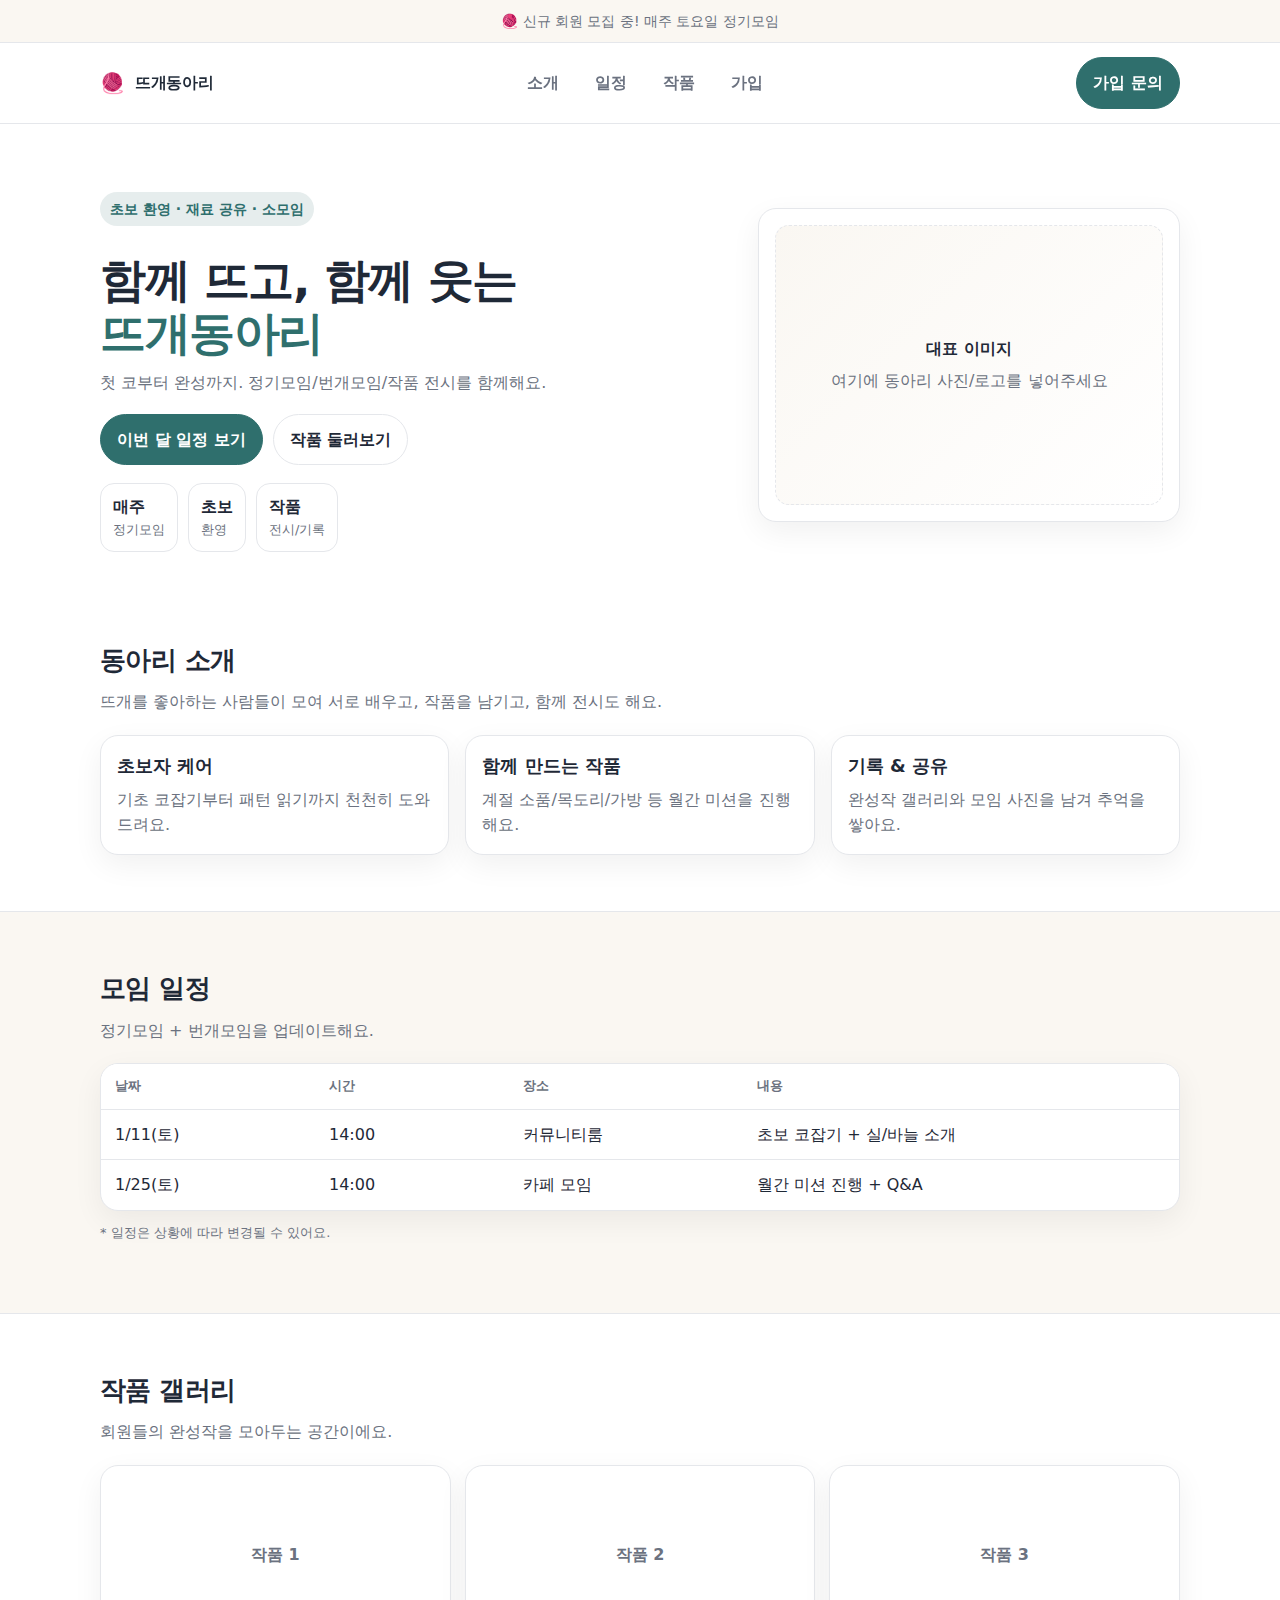
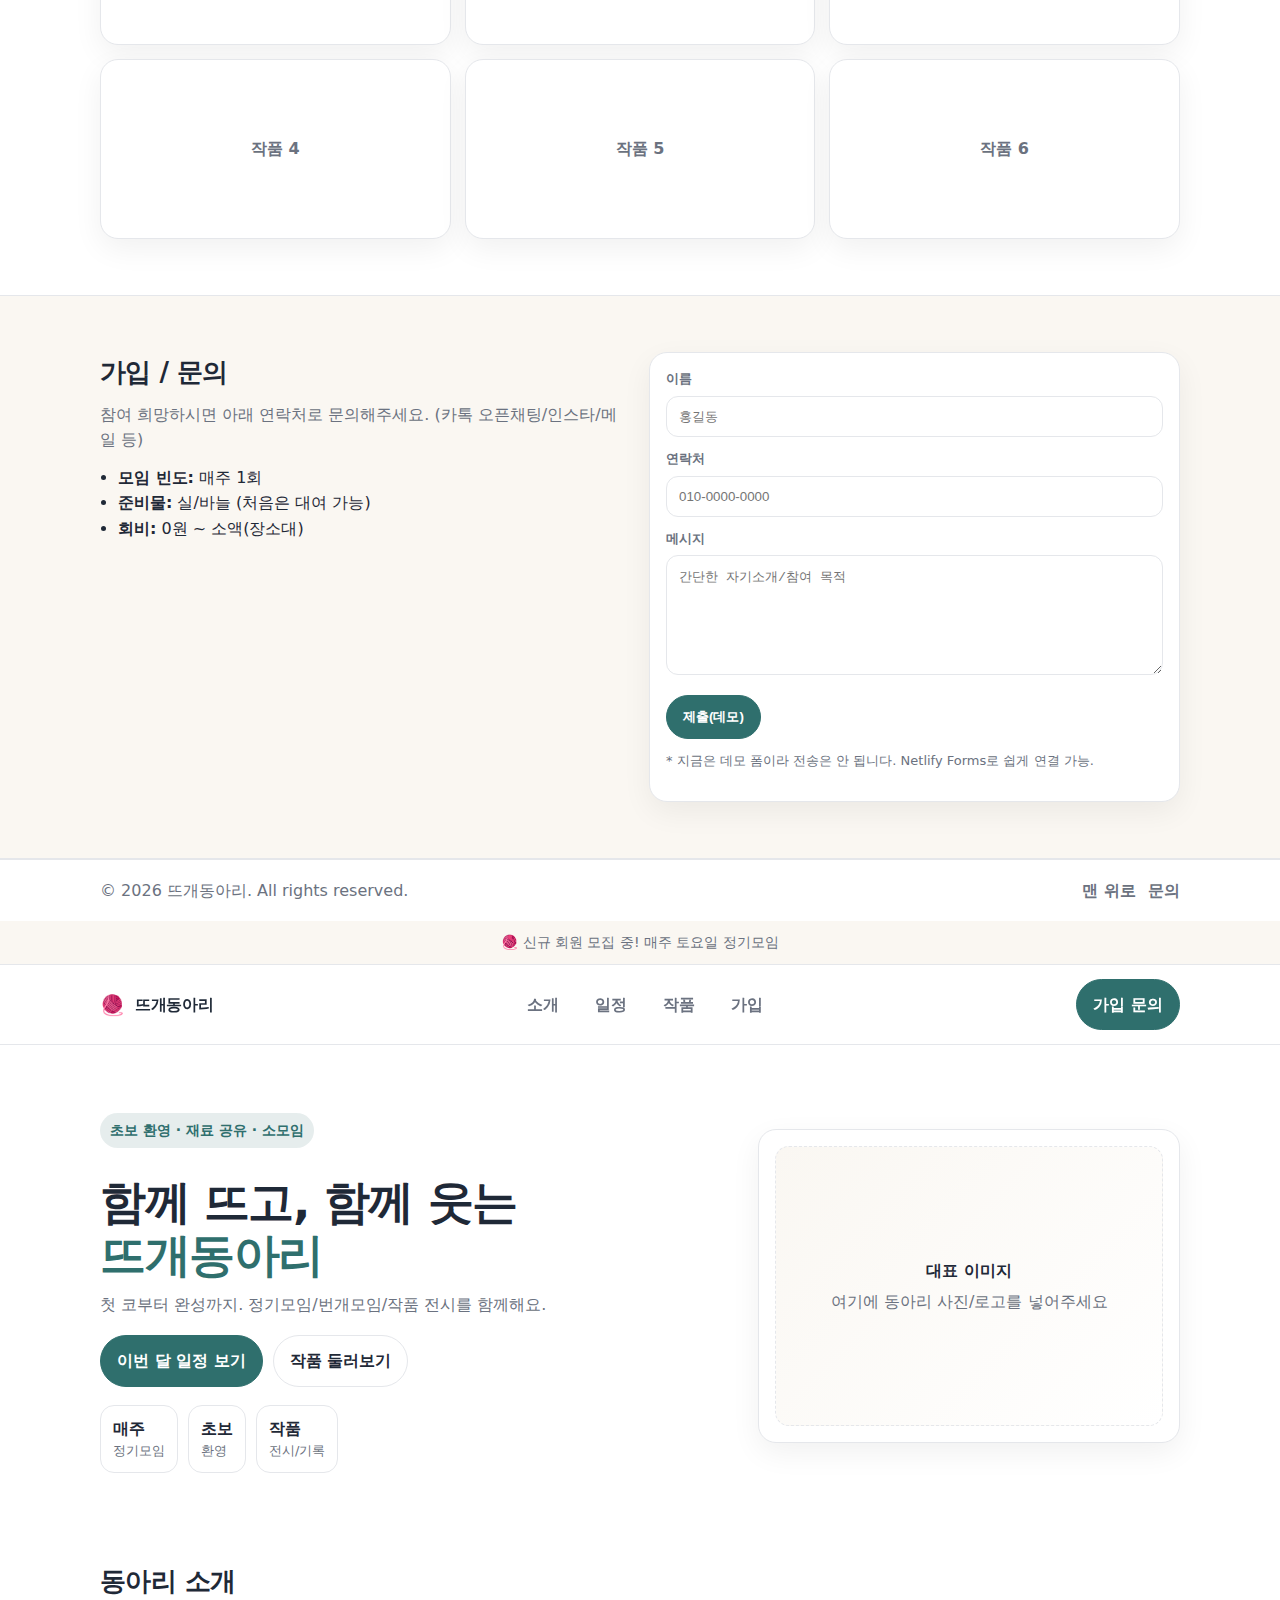
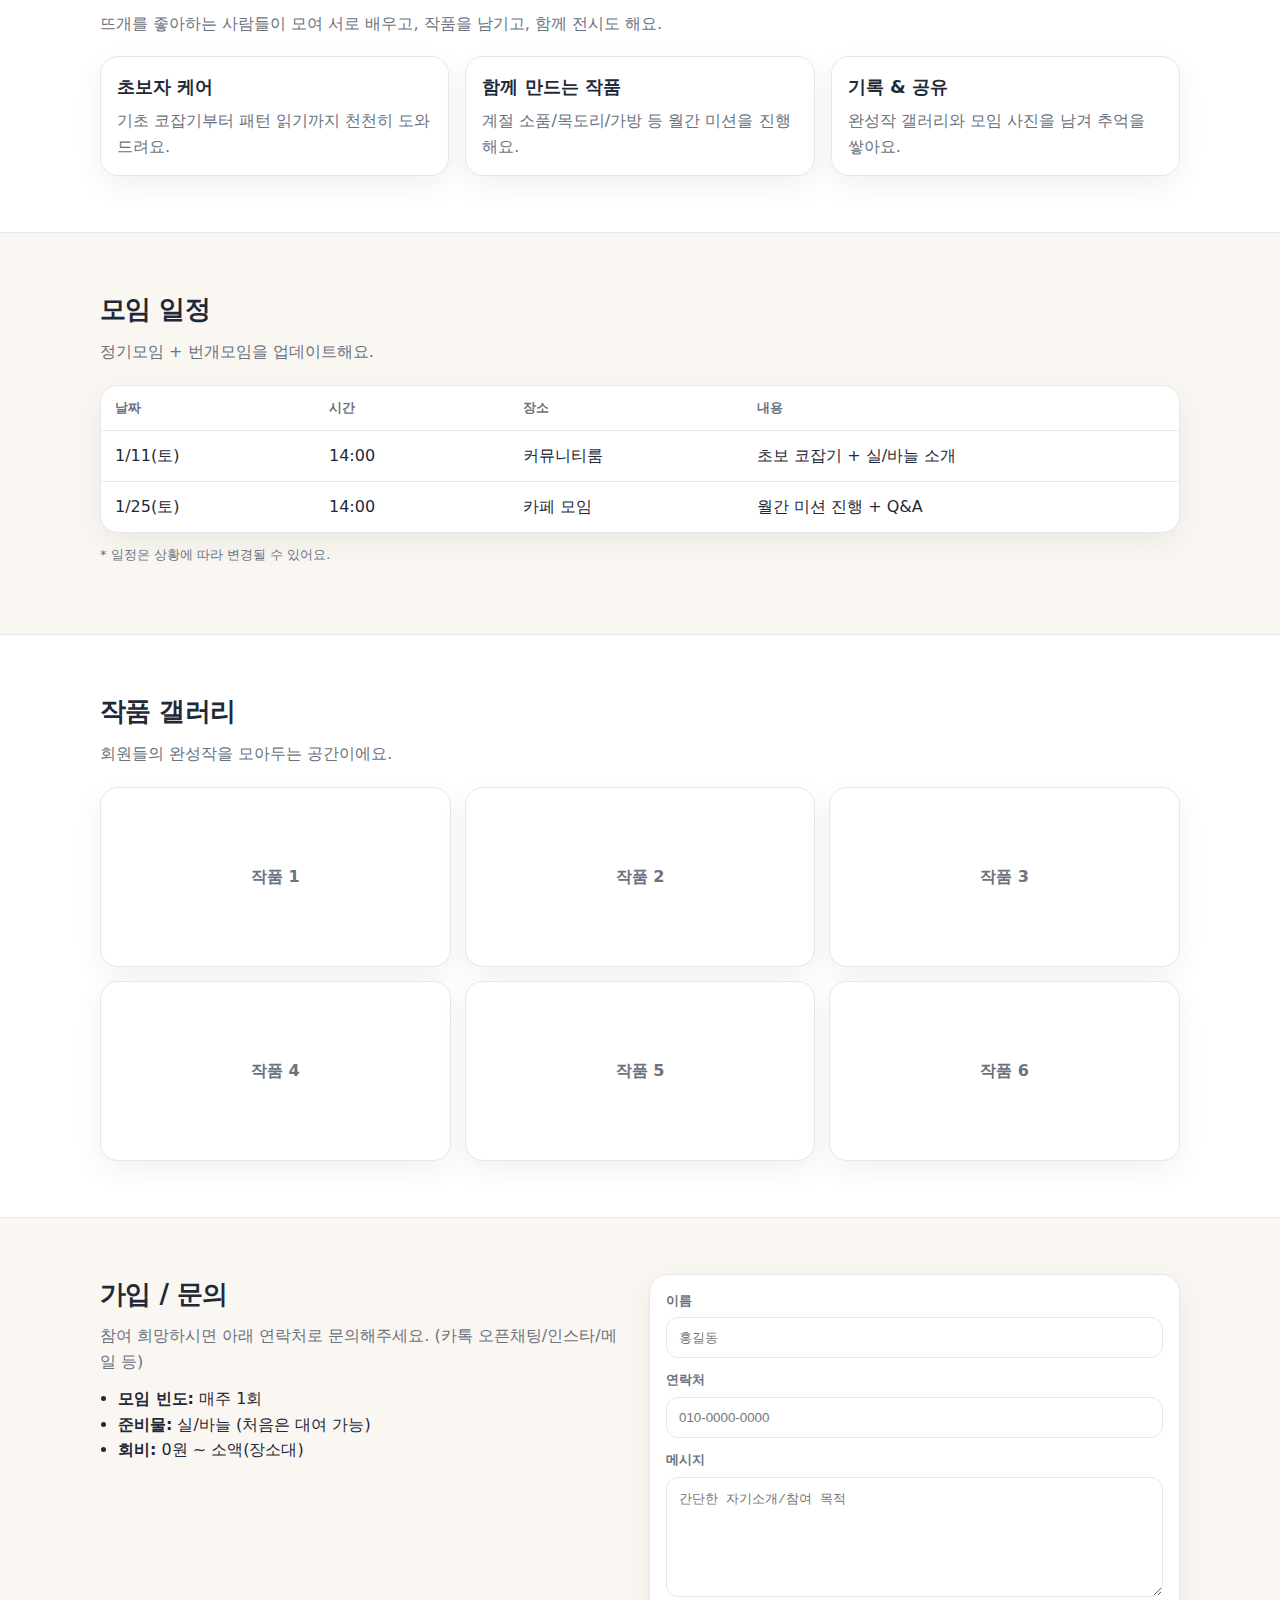
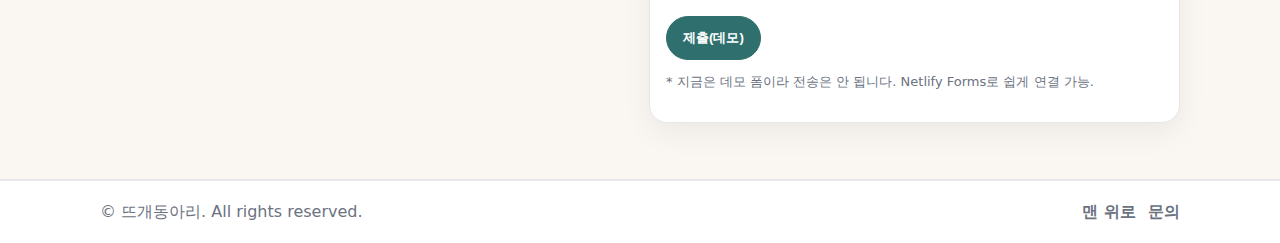
<file: index.html>
<!doctype html>
<html lang="ko">
<head>
  <meta charset="utf-8" />
  <meta name="viewport" content="width=device-width,initial-scale=1" />
  <title>뜨개동아리</title>
  <meta name="description" content="뜨개동아리 공식 홈페이지 - 모임 소개, 일정, 작품, 가입 안내" />

  <link rel="stylesheet" href="./styles.css" />
</head>

<body>
  <!-- 상단 공지(선택) -->
  <div class="topbar" role="note">
    <p class="topbar__text">🧶 신규 회원 모집 중! 매주 토요일 정기모임</p>
  </div>

  <!-- 헤더 -->
  <header class="header">
    <div class="container header__inner">
      <a class="brand" href="#home" aria-label="홈으로">
        <span class="brand__logo" aria-hidden="true">🧶</span>
        <span class="brand__name">뜨개동아리</span>
      </a>

      <nav class="nav" aria-label="주요 메뉴">
        <a class="nav__link" href="#about">소개</a>
        <a class="nav__link" href="#schedule">일정</a>
        <a class="nav__link" href="#gallery">작품</a>
        <a class="nav__link" href="#join">가입</a>
      </nav>

      <a class="btn btn--primary header__cta" href="#join">가입 문의</a>
    </div>
  </header>

  <main id="home">
    <!-- 히어로 -->
    <section class="hero">
      <div class="container hero__grid">
        <div class="hero__content">
          <p class="badge">초보 환영 · 재료 공유 · 소모임</p>
          <h1 class="hero__title">
            함께 뜨고, 함께 웃는<br />
            <span class="hero__titleAccent">뜨개동아리</span>
          </h1>
          <p class="hero__desc">
            첫 코부터 완성까지. 정기모임/번개모임/작품 전시를 함께해요.
          </p>

          <div class="hero__actions">
            <a class="btn btn--primary" href="#schedule">이번 달 일정 보기</a>
            <a class="btn btn--ghost" href="#gallery">작품 둘러보기</a>
          </div>

          <ul class="hero__stats" aria-label="동아리 요약">
            <li class="stat">
              <strong class="stat__num">매주</strong>
              <span class="stat__label">정기모임</span>
            </li>
            <li class="stat">
              <strong class="stat__num">초보</strong>
              <span class="stat__label">환영</span>
            </li>
            <li class="stat">
              <strong class="stat__num">작품</strong>
              <span class="stat__label">전시/기록</span>
            </li>
          </ul>
        </div>

        <div class="hero__card" aria-label="대표 이미지 영역">
          <!-- 나중에 이미지로 교체 가능 -->
          <div class="placeholder">
            <p class="placeholder__title">대표 이미지</p>
            <p class="placeholder__desc">여기에 동아리 사진/로고를 넣어주세요</p>
          </div>
        </div>
      </div>
    </section>

    <!-- 소개 -->
    <section id="about" class="section">
      <div class="container">
        <div class="section__head">
          <h2 class="section__title">동아리 소개</h2>
          <p class="section__desc">
            뜨개를 좋아하는 사람들이 모여 서로 배우고, 작품을 남기고, 함께 전시도 해요.
          </p>
        </div>

        <div class="cards">
          <article class="card">
            <h3 class="card__title">초보자 케어</h3>
            <p class="card__desc">기초 코잡기부터 패턴 읽기까지 천천히 도와드려요.</p>
          </article>
          <article class="card">
            <h3 class="card__title">함께 만드는 작품</h3>
            <p class="card__desc">계절 소품/목도리/가방 등 월간 미션을 진행해요.</p>
          </article>
          <article class="card">
            <h3 class="card__title">기록 & 공유</h3>
            <p class="card__desc">완성작 갤러리와 모임 사진을 남겨 추억을 쌓아요.</p>
          </article>
        </div>
      </div>
    </section>

    <!-- 일정 -->
    <section id="schedule" class="section section--alt">
      <div class="container">
        <div class="section__head">
          <h2 class="section__title">모임 일정</h2>
          <p class="section__desc">정기모임 + 번개모임을 업데이트해요.</p>
        </div>

        <div class="table">
          <div class="table__row table__row--head">
            <div>날짜</div>
            <div>시간</div>
            <div>장소</div>
            <div>내용</div>
          </div>

          <!-- 예시 일정(필요한 만큼 복사) -->
          <div class="table__row">
            <div>1/11(토)</div>
            <div>14:00</div>
            <div>커뮤니티룸</div>
            <div>초보 코잡기 + 실/바늘 소개</div>
          </div>
          <div class="table__row">
            <div>1/25(토)</div>
            <div>14:00</div>
            <div>카페 모임</div>
            <div>월간 미션 진행 + Q&A</div>
          </div>
        </div>

        <p class="hint">* 일정은 상황에 따라 변경될 수 있어요.</p>
      </div>
    </section>

    <!-- 갤러리 -->
    <section id="gallery" class="section">
      <div class="container">
        <div class="section__head">
          <h2 class="section__title">작품 갤러리</h2>
          <p class="section__desc">회원들의 완성작을 모아두는 공간이에요.</p>
        </div>

        <div class="gallery">
          <!-- 나중에 이미지로 교체 -->
          <div class="thumb"><span>작품 1</span></div>
          <div class="thumb"><span>작품 2</span></div>
          <div class="thumb"><span>작품 3</span></div>
          <div class="thumb"><span>작품 4</span></div>
          <div class="thumb"><span>작품 5</span></div>
          <div class="thumb"><span>작품 6</span></div>
        </div>
      </div>
    </section>

    <!-- 가입 -->
    <section id="join" class="section section--alt">
      <div class="container">
        <div class="join">
          <div class="join__text">
            <h2 class="section__title">가입 / 문의</h2>
            <p class="section__desc">
              참여 희망하시면 아래 연락처로 문의해주세요. (카톡 오픈채팅/인스타/메일 등)
            </p>

            <ul class="list">
              <li><strong>모임 빈도:</strong> 매주 1회</li>
              <li><strong>준비물:</strong> 실/바늘 (처음은 대여 가능)</li>
              <li><strong>회비:</strong> 0원 ~ 소액(장소대)</li>
            </ul>
          </div>

          <form class="form" action="#" method="post">
            <label class="field">
              <span class="field__label">이름</span>
              <input class="field__input" type="text" name="name" placeholder="홍길동" />
            </label>

            <label class="field">
              <span class="field__label">연락처</span>
              <input class="field__input" type="text" name="contact" placeholder="010-0000-0000" />
            </label>

            <label class="field">
              <span class="field__label">메시지</span>
              <textarea class="field__input field__textarea" name="message" placeholder="간단한 자기소개/참여 목적"></textarea>
            </label>

            <button class="btn btn--primary" type="button">
              제출(데모)
            </button>
            <p class="hint">* 지금은 데모 폼이라 전송은 안 됩니다. Netlify Forms로 쉽게 연결 가능.</p>
          </form>
        </div>
      </div>
    </section>
  </main>

  <!-- 푸터 -->
  <footer class="footer">
    <div class="container footer__inner">
      <p class="footer__copy">© <span id="year"></span> 뜨개동아리. All rights reserved.</p>
      <div class="footer__links">
        <a href="#home">맨 위로</a>
        <a href="#join">문의</a>
      </div>
    </div>
  </footer>

  <script>
    document.getElementById("year").textContent = new Date().getFullYear();
  </script>
</body>
</html>
<!doctype html>
<html lang="ko">
<head>
  <meta charset="utf-8" />
  <meta name="viewport" content="width=device-width,initial-scale=1" />
  <title>뜨개동아리</title>
  <meta name="description" content="뜨개동아리 공식 홈페이지 - 모임 소개, 일정, 작품, 가입 안내" />

  <link rel="stylesheet" href="./styles.css" />
</head>

<body>
  <!-- 상단 공지(선택) -->
  <div class="topbar" role="note">
    <p class="topbar__text">🧶 신규 회원 모집 중! 매주 토요일 정기모임</p>
  </div>

  <!-- 헤더 -->
  <header class="header">
    <div class="container header__inner">
      <a class="brand" href="#home" aria-label="홈으로">
        <span class="brand__logo" aria-hidden="true">🧶</span>
        <span class="brand__name">뜨개동아리</span>
      </a>

      <nav class="nav" aria-label="주요 메뉴">
        <a class="nav__link" href="#about">소개</a>
        <a class="nav__link" href="#schedule">일정</a>
        <a class="nav__link" href="#gallery">작품</a>
        <a class="nav__link" href="#join">가입</a>
      </nav>

      <a class="btn btn--primary header__cta" href="#join">가입 문의</a>
    </div>
  </header>

  <main id="home">
    <!-- 히어로 -->
    <section class="hero">
      <div class="container hero__grid">
        <div class="hero__content">
          <p class="badge">초보 환영 · 재료 공유 · 소모임</p>
          <h1 class="hero__title">
            함께 뜨고, 함께 웃는<br />
            <span class="hero__titleAccent">뜨개동아리</span>
          </h1>
          <p class="hero__desc">
            첫 코부터 완성까지. 정기모임/번개모임/작품 전시를 함께해요.
          </p>

          <div class="hero__actions">
            <a class="btn btn--primary" href="#schedule">이번 달 일정 보기</a>
            <a class="btn btn--ghost" href="#gallery">작품 둘러보기</a>
          </div>

          <ul class="hero__stats" aria-label="동아리 요약">
            <li class="stat">
              <strong class="stat__num">매주</strong>
              <span class="stat__label">정기모임</span>
            </li>
            <li class="stat">
              <strong class="stat__num">초보</strong>
              <span class="stat__label">환영</span>
            </li>
            <li class="stat">
              <strong class="stat__num">작품</strong>
              <span class="stat__label">전시/기록</span>
            </li>
          </ul>
        </div>

        <div class="hero__card" aria-label="대표 이미지 영역">
          <!-- 나중에 이미지로 교체 가능 -->
          <div class="placeholder">
            <p class="placeholder__title">대표 이미지</p>
            <p class="placeholder__desc">여기에 동아리 사진/로고를 넣어주세요</p>
          </div>
        </div>
      </div>
    </section>

    <!-- 소개 -->
    <section id="about" class="section">
      <div class="container">
        <div class="section__head">
          <h2 class="section__title">동아리 소개</h2>
          <p class="section__desc">
            뜨개를 좋아하는 사람들이 모여 서로 배우고, 작품을 남기고, 함께 전시도 해요.
          </p>
        </div>

        <div class="cards">
          <article class="card">
            <h3 class="card__title">초보자 케어</h3>
            <p class="card__desc">기초 코잡기부터 패턴 읽기까지 천천히 도와드려요.</p>
          </article>
          <article class="card">
            <h3 class="card__title">함께 만드는 작품</h3>
            <p class="card__desc">계절 소품/목도리/가방 등 월간 미션을 진행해요.</p>
          </article>
          <article class="card">
            <h3 class="card__title">기록 & 공유</h3>
            <p class="card__desc">완성작 갤러리와 모임 사진을 남겨 추억을 쌓아요.</p>
          </article>
        </div>
      </div>
    </section>

    <!-- 일정 -->
    <section id="schedule" class="section section--alt">
      <div class="container">
        <div class="section__head">
          <h2 class="section__title">모임 일정</h2>
          <p class="section__desc">정기모임 + 번개모임을 업데이트해요.</p>
        </div>

        <div class="table">
          <div class="table__row table__row--head">
            <div>날짜</div>
            <div>시간</div>
            <div>장소</div>
            <div>내용</div>
          </div>

          <!-- 예시 일정(필요한 만큼 복사) -->
          <div class="table__row">
            <div>1/11(토)</div>
            <div>14:00</div>
            <div>커뮤니티룸</div>
            <div>초보 코잡기 + 실/바늘 소개</div>
          </div>
          <div class="table__row">
            <div>1/25(토)</div>
            <div>14:00</div>
            <div>카페 모임</div>
            <div>월간 미션 진행 + Q&A</div>
          </div>
        </div>

        <p class="hint">* 일정은 상황에 따라 변경될 수 있어요.</p>
      </div>
    </section>

    <!-- 갤러리 -->
    <section id="gallery" class="section">
      <div class="container">
        <div class="section__head">
          <h2 class="section__title">작품 갤러리</h2>
          <p class="section__desc">회원들의 완성작을 모아두는 공간이에요.</p>
        </div>

        <div class="gallery">
          <!-- 나중에 이미지로 교체 -->
          <div class="thumb"><span>작품 1</span></div>
          <div class="thumb"><span>작품 2</span></div>
          <div class="thumb"><span>작품 3</span></div>
          <div class="thumb"><span>작품 4</span></div>
          <div class="thumb"><span>작품 5</span></div>
          <div class="thumb"><span>작품 6</span></div>
        </div>
      </div>
    </section>

    <!-- 가입 -->
    <section id="join" class="section section--alt">
      <div class="container">
        <div class="join">
          <div class="join__text">
            <h2 class="section__title">가입 / 문의</h2>
            <p class="section__desc">
              참여 희망하시면 아래 연락처로 문의해주세요. (카톡 오픈채팅/인스타/메일 등)
            </p>

            <ul class="list">
              <li><strong>모임 빈도:</strong> 매주 1회</li>
              <li><strong>준비물:</strong> 실/바늘 (처음은 대여 가능)</li>
              <li><strong>회비:</strong> 0원 ~ 소액(장소대)</li>
            </ul>
          </div>

          <form class="form" action="#" method="post">
            <label class="field">
              <span class="field__label">이름</span>
              <input class="field__input" type="text" name="name" placeholder="홍길동" />
            </label>

            <label class="field">
              <span class="field__label">연락처</span>
              <input class="field__input" type="text" name="contact" placeholder="010-0000-0000" />
            </label>

            <label class="field">
              <span class="field__label">메시지</span>
              <textarea class="field__input field__textarea" name="message" placeholder="간단한 자기소개/참여 목적"></textarea>
            </label>

            <button class="btn btn--primary" type="button">
              제출(데모)
            </button>
            <p class="hint">* 지금은 데모 폼이라 전송은 안 됩니다. Netlify Forms로 쉽게 연결 가능.</p>
          </form>
        </div>
      </div>
    </section>
  </main>

  <!-- 푸터 -->
  <footer class="footer">
    <div class="container footer__inner">
      <p class="footer__copy">© <span id="year"></span> 뜨개동아리. All rights reserved.</p>
      <div class="footer__links">
        <a href="#home">맨 위로</a>
        <a href="#join">문의</a>
      </div>
    </div>
  </footer>

  <script>
    document.getElementById("year").textContent = new Date().getFullYear();
  </script>
</body>
</html>
</file>
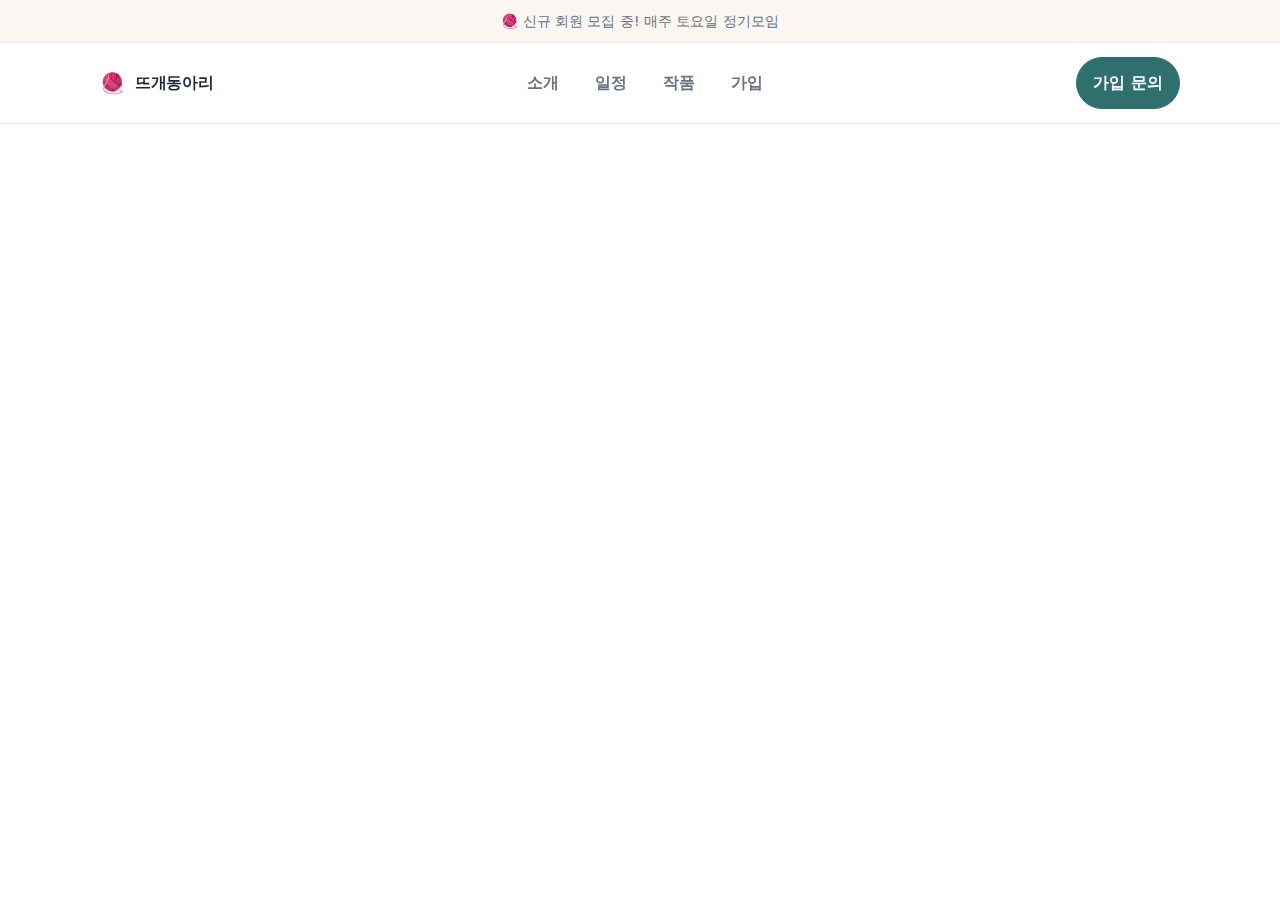
<file: site/index.html>
<!doctype html>
<html lang="ko">
<head>
  <meta charset="utf-8" />
  <meta name="viewport" content="width=device-width,initial-scale=1" />
  <title>뜨개동아리</title>
  <meta name="description" content="뜨개동아리 공식 홈페이지 - 모임 소개, 일정, 작품, 가입 안내" />
  <link rel="stylesheet" href="./styles.css" />
</head>

<body>
  <!-- 상단 공지(선택) -->
  <div class="topbar" role="note">
    <p class="topbar__text">🧶 신규 회원 모집 중! 매주 토요일 정기모임</p>
  </div>

  <!-- 헤더 -->
  <header class="header">
    <div class="container header__inner">
      <a class="brand" href="#home" aria-label="홈으로">
        <span class="brand__logo" aria-hidden="true">🧶</span>
        <span class="brand__name">뜨개동아리</span>
      </a>

      <nav class="nav" aria-label="주요 메뉴">
        <a class="nav__link" href="#about">소개</a>
        <a class="nav__link" href="#schedule">일정</a>
        <a class="nav__link" href="#gallery">작품</a>
        <a class="nav__link" href="#join">가입</a>
      </nav>

      <a class="btn btn--primary header__cta" href="#join">가입 문의</a>
    </div>
  </header>

  <main id="home">
    <!-- 히어로 -->
    <section class="hero">
      <div class="container hero__grid">
        <div class="hero__content">
          <p
</file>
<file: styles.css>
/* =========================
   기본 리셋 & 토큰
========================= */
:root{
  --bg: #ffffff;
  --bg-alt: #faf7f2;
  --text: #1f2937;
  --muted: #6b7280;
  --line: #e5e7eb;

  --card: #ffffff;
  --shadow: 0 10px 30px rgba(0,0,0,0.06);

  --primary: #2f6f6d; /* 뜨개 느낌의 차분한 그린 */
  --primary-weak: rgba(47,111,109,0.12);

  --radius: 18px;
  --container: 1080px;
}

*{ box-sizing: border-box; }
html, body{ margin:0; padding:0; }
body{
  font-family: system-ui, -apple-system, Segoe UI, Roboto, "Noto Sans KR", Arial, sans-serif;
  color: var(--text);
  background: var(--bg);
  line-height: 1.6;
}
a{ color: inherit; text-decoration: none; }
img{ max-width:100%; display:block; }
.container{
  width: min(var(--container), 92%);
  margin-inline: auto;
}

/* =========================
   버튼/뱃지
========================= */
.btn{
  display:inline-flex;
  align-items:center;
  justify-content:center;
  gap: 8px;
  padding: 12px 16px;
  border-radius: 999px;
  border: 1px solid var(--line);
  background: var(--bg);
  cursor: pointer;
  font-weight: 700;
}
.btn--primary{
  background: var(--primary);
  border-color: var(--primary);
  color: #fff;
}
.btn--ghost{
  background: transparent;
  border-color: var(--line);
}
.badge{
  display:inline-block;
  padding: 6px 10px;
  border-radius: 999px;
  background: var(--primary-weak);
  color: var(--primary);
  font-weight: 700;
  font-size: 14px;
}

/* =========================
   상단바/헤더/네비
========================= */
.topbar{
  background: var(--bg-alt);
  border-bottom: 1px solid var(--line);
}
.topbar__text{
  margin: 0;
  padding: 10px 0;
  text-align:center;
  color: var(--muted);
  font-size: 14px;
}

.header{
  position: sticky;
  top: 0;
  background: rgba(255,255,255,0.86);
  backdrop-filter: blur(10px);
  border-bottom: 1px solid var(--line);
  z-index: 10;
}
.header__inner{
  display:flex;
  align-items:center;
  justify-content: space-between;
  gap: 12px;
  padding: 14px 0;
}
.brand{
  display:flex;
  align-items:center;
  gap: 10px;
  font-weight: 900;
}
.brand__logo{ font-size: 20px; }
.brand__name{ letter-spacing: -0.02em; }

.nav{
  display:flex;
  gap: 16px;
  align-items:center;
}
.nav__link{
  padding: 10px 10px;
  color: var(--muted);
  font-weight: 700;
  border-radius: 10px;
}
.nav__link:hover{
  background: var(--bg-alt);
  color: var(--text);
}

.header__cta{ display:none; }
@media (min-width: 860px){
  .header__cta{ display:inline-flex; }
}

/* =========================
   히어로
========================= */
.hero{
  padding: 54px 0 32px;
}
.hero__grid{
  display:grid;
  gap: 18px;
}
@media (min-width: 900px){
  .hero__grid{
    grid-template-columns: 1.2fr 0.8fr;
    align-items: center;
    gap: 26px;
  }
}

.hero__title{
  margin: 14px 0 10px;
  font-size: clamp(28px, 4vw, 46px);
  line-height: 1.15;
  letter-spacing: -0.03em;
}
.hero__titleAccent{
  color: var(--primary);
}
.hero__desc{
  margin: 0 0 18px;
  color: var(--muted);
  max-width: 52ch;
}

.hero__actions{
  display:flex;
  flex-wrap: wrap;
  gap: 10px;
  margin: 16px 0 18px;
}

.hero__stats{
  list-style:none;
  padding:0;
  margin: 0;
  display:flex;
  gap: 10px;
  flex-wrap: wrap;
}
.stat{
  border: 1px solid var(--line);
  border-radius: 14px;
  padding: 10px 12px;
  background: var(--bg);
}
.stat__num{ display:block; font-size: 16px; }
.stat__label{ display:block; font-size: 13px; color: var(--muted); }

.hero__card{
  border: 1px solid var(--line);
  border-radius: var(--radius);
  background: var(--card);
  box-shadow: var(--shadow);
  padding: 16px;
}
.placeholder{
  height: 280px;
  border-radius: 14px;
  background: linear-gradient(135deg, var(--bg-alt), #fff);
  border: 1px dashed var(--line);
  display:flex;
  flex-direction: column;
  align-items:center;
  justify-content:center;
  text-align:center;
  padding: 18px;
}
.placeholder__title{ margin:0; font-weight: 900; }
.placeholder__desc{ margin:6px 0 0; color: var(--muted); }

/* =========================
   섹션 공통
========================= */
.section{
  padding: 56px 0;
}
.section--alt{
  background: var(--bg-alt);
  border-top: 1px solid var(--line);
  border-bottom: 1px solid var(--line);
}
.section__head{
  margin-bottom: 20px;
}
.section__title{
  margin: 0 0 8px;
  font-size: 26px;
  letter-spacing: -0.02em;
}
.section__desc{
  margin: 0;
  color: var(--muted);
  max-width: 70ch;
}

/* 카드 */
.cards{
  display:grid;
  gap: 14px;
}
@media (min-width: 900px){
  .cards{
    grid-template-columns: repeat(3, 1fr);
    gap: 16px;
  }
}
.card{
  border: 1px solid var(--line);
  border-radius: var(--radius);
  background: var(--card);
  box-shadow: var(--shadow);
  padding: 16px;
}
.card__title{ margin: 0 0 6px; font-size: 18px; }
.card__desc{ margin: 0; color: var(--muted); }

/* =========================
   일정 테이블(가벼운 그리드)
========================= */
.table{
  border: 1px solid var(--line);
  border-radius: var(--radius);
  overflow:hidden;
  background: var(--bg);
  box-shadow: var(--shadow);
}
.table__row{
  display:grid;
  grid-template-columns: 1fr 0.9fr 1.1fr 2fr;
  gap: 10px;
  padding: 12px 14px;
  border-top: 1px solid var(--line);
}
.table__row--head{
  border-top: none;
  background: #fff;
  font-weight: 900;
  color: var(--muted);
  font-size: 13px;
}
@media (max-width: 700px){
  .table__row{
    grid-template-columns: 1fr;
  }
  .table__row--head{ display:none; }
}

/* =========================
   갤러리
========================= */
.gallery{
  display:grid;
  grid-template-columns: repeat(2, 1fr);
  gap: 12px;
}
@media (min-width: 900px){
  .gallery{
    grid-template-columns: repeat(3, 1fr);
    gap: 14px;
  }
}
.thumb{
  border: 1px solid var(--line);
  border-radius: var(--radius);
  background: var(--bg);
  box-shadow: var(--shadow);
  height: 180px;
  display:flex;
  align-items:center;
  justify-content:center;
  color: var(--muted);
  font-weight: 800;
}

/* =========================
   가입 폼
========================= */
.join{
  display:grid;
  gap: 16px;
}
@media (min-width: 900px){
  .join{
    grid-template-columns: 1fr 1fr;
    align-items: start;
    gap: 18px;
  }
}

.form{
  border: 1px solid var(--line);
  border-radius: var(--radius);
  background: var(--bg);
  box-shadow: var(--shadow);
  padding: 16px;
}
.field{
  display:block;
  margin-bottom: 12px;
}
.field__label{
  display:block;
  font-weight: 900;
  font-size: 13px;
  color: var(--muted);
  margin-bottom: 6px;
}
.field__input{
  width:100%;
  padding: 12px 12px;
  border: 1px solid var(--line);
  border-radius: 12px;
  outline: none;
  background: #fff;
}
.field__input:focus{
  border-color: rgba(47,111,109,0.55);
  box-shadow: 0 0 0 4px rgba(47,111,109,0.12);
}
.field__textarea{ min-height: 120px; resize: vertical; }

.list{
  margin: 12px 0 0;
  padding-left: 18px;
}
.hint{
  margin-top: 12px;
  color: var(--muted);
  font-size: 13px;
}

/* =========================
   푸터
========================= */
.footer{
  border-top: 1px solid var(--line);
  padding: 18px 0;
}
.footer__inner{
  display:flex;
  align-items:center;
  justify-content: space-between;
  gap: 10px;
  flex-wrap: wrap;
}
.footer__copy{ margin:0; color: var(--muted); }
.footer__links{
  display:flex;
  gap: 12px;
  color: var(--muted);
  font-weight: 700;
}
.footer__links a:hover{ color: var(--text); }
</file>
<file: site/styles.css>
/* =========================
   기본 리셋 & 토큰
========================= */
:root{
  --bg: #ffffff;
  --bg-alt: #faf7f2;
  --text: #1f2937;
  --muted: #6b7280;
  --line: #e5e7eb;

  --card: #ffffff;
  --shadow: 0 10px 30px rgba(0,0,0,0.06);

  --primary: #2f6f6d; /* 뜨개 느낌의 차분한 그린 */
  --primary-weak: rgba(47,111,109,0.12);

  --radius: 18px;
  --container: 1080px;
}

*{ box-sizing: border-box; }
html, body{ margin:0; padding:0; }
body{
  font-family: system-ui, -apple-system, Segoe UI, Roboto, "Noto Sans KR", Arial, sans-serif;
  color: var(--text);
  background: var(--bg);
  line-height: 1.6;
}
a{ color: inherit; text-decoration: none; }
img{ max-width:100%; display:block; }
.container{
  width: min(var(--container), 92%);
  margin-inline: auto;
}

/* =========================
   버튼/뱃지
========================= */
.btn{
  display:inline-flex;
  align-items:center;
  justify-content:center;
  gap: 8px;
  padding: 12px 16px;
  border-radius: 999px;
  border: 1px solid var(--line);
  background: var(--bg);
  cursor: pointer;
  font-weight: 700;
}
.btn--primary{
  background: var(--primary);
  border-color: var(--primary);
  color: #fff;
}
.btn--ghost{
  background: transparent;
  border-color: var(--line);
}
.badge{
  display:inline-block;
  padding: 6px 10px;
  border-radius: 999px;
  background: var(--primary-weak);
  color: var(--primary);
  font-weight: 700;
  font-size: 14px;
}

/* =========================
   상단바/헤더/네비
========================= */
.topbar{
  background: var(--bg-alt);
  border-bottom: 1px solid var(--line);
}
.topbar__text{
  margin: 0;
  padding: 10px 0;
  text-align:center;
  color: var(--muted);
  font-size: 14px;
}

.header{
  position: sticky;
  top: 0;
  background: rgba(255,255,255,0.86);
  backdrop-filter: blur(10px);
  border-bottom: 1px solid var(--line);
  z-index: 10;
}
.header__inner{
  display:flex;
  align-items:center;
  justify-content: space-between;
  gap: 12px;
  padding: 14px 0;
}
.brand{
  display:flex;
  align-items:center;
  gap: 10px;
  font-weight: 900;
}
.brand__logo{ font-size: 20px; }
.brand__name{ letter-spacing: -0.02em; }

.nav{
  display:flex;
  gap: 16px;
  align-items:center;
}
.nav__link{
  padding: 10px 10px;
  color: var(--muted);
  font-weight: 700;
  border-radius: 10px;
}
.nav__link:hover{
  background: var(--bg-alt);
  color: var(--text);
}

.header__cta{ display:none; }
@media (min-width: 860px){
  .header__cta{ display:inline-flex; }
}

/* =========================
   히어로
========================= */
.hero{
  padding: 54px 0 32px;
}
.hero__grid{
  display:grid;
  gap: 18px;
}
@media (min-width: 900px){
  .hero__grid{
    grid-template-columns: 1.2fr 0.8fr;
    align-items: center;
    gap: 26px;
  }
}

.hero__title{
  margin: 14px 0 10px;
  font-size: clamp(28px, 4vw, 46px);
  line-height: 1.15;
  letter-spacing: -0.03em;
}
.hero__titleAccent{
  color: var(--primary);
}
.hero__desc{
  margin: 0 0 18px;
  color: var(--muted);
  max-width: 52ch;
}

.hero__actions{
  display:flex;
  flex-wrap: wrap;
  gap: 10px;
  margin: 16px 0 18px;
}

.hero__stats{
  list-style:none;
  padding:0;
  margin: 0;
  display:flex;
  gap: 10px;
  flex-wrap: wrap;
}
.stat{
  border: 1px solid var(--line);
  border-radius: 14px;
  padding: 10px 12px;
  background: var(--bg);
}
.stat__num{ display:block; font-size: 16px; }
.stat__label{ display:block; font-size: 13px; color: var(--muted); }

.hero__card{
  border: 1px solid var(--line);
  border-radius: var(--radius);
  background: var(--card);
  box-shadow: var(--shadow);
  padding: 16px;
}

/* ✅ 대표 이미지(히어로) */
.hero__image{
  width: 100%;
  height: 320px;
  object-fit: cover;
  border-radius: 14px;
  border: 1px solid var(--line);
  display: block;
}
@media (max-width: 700px){
  .hero__image{ height: 240px; }
}

/* (기존 placeholder는 HTML에서 제거했지만,
   남겨둬도 문제 없어서 그대로 둠) */
.placeholder{
  height: 280px;
  border-radius: 14px;
  background: linear-gradient(135deg, var(--bg-alt), #fff);
  border: 1px dashed var(--line);
  display:flex;
  flex-direction: column;
  align-items:center;
  justify-content:center;
  text-align:center;
  padding: 18px;
}
.placeholder__title{ margin:0; font-weight: 900; }
.placeholder__desc{ margin:6px 0 0; color: var(--muted); }

/* =========================
   섹션 공통
========================= */
.section{
  padding: 56px 0;
}
.section--alt{
  background: var(--bg-alt);
  border-top: 1px solid var(--line);
  border-bottom: 1px solid var(--line);
}
.section__head{
  margin-bottom: 20px;
}
.section__title{
  margin: 0 0 8px;
  font-size: 26px;
  letter-spacing: -0.02em;
}
.section__desc{
  margin: 0;
  color: var(--muted);
  max-width: 70ch;
}

/* 카드 */
.cards{
  display:grid;
  gap: 14px;
}
@media (min-width: 900px){
  .cards{
    grid-template-columns: repeat(3, 1fr);
    gap: 16px;
  }
}
.card{
  border: 1px solid var(--line);
  border-radius: var(--radius);
  background: var(--card);
  box-shadow: var(--shadow);
  padding: 16px;
}
.card__title{ margin: 0 0 6px; font-size: 18px; }
.card__desc{ margin: 0; color: var(--muted); }

/* =========================
   일정 테이블(가벼운 그리드)
========================= */
.table{
  border: 1px solid var(--line);
  border-radius: var(--radius);
  overflow:hidden;
  background: var(--bg);
  box-shadow: var(--shadow);
}
.table__row{
  display:grid;
  grid-template-columns: 1fr 0.9fr 1.1fr 2fr;
  gap: 10px;
  padding: 12px 14px;
  border-top: 1px solid var(--line);
}
.table__row--head{
  border-top: none;
  background: #fff;
  font-weight: 900;
  color: var(--muted);
  font-size: 13px;
}
@media (max-width: 700px){
  .table__row{
    grid-template-columns: 1fr;
  }
  .table__row--head{ display:none; }
}

/* =========================
   갤러리 (카드형 + 일정 크기)
========================= */
.gallery{
  display:grid;
  grid-template-columns: repeat(2, 1fr);
  gap: 14px;
}

@media (min-width: 900px){
  .gallery{
    grid-template-columns: repeat(3, 1fr);
    gap: 18px;
  }
}

/* 카드 */
.gallery__item{
  margin: 0;
  border: 1px solid var(--line);
  border-radius: 16px;
  overflow: hidden;
  background: var(--bg);
  box-shadow: var(--shadow);
  transition: transform .15s ease, box-shadow .15s ease;
}

.gallery__item:hover{
  transform: translateY(-3px);
}

/* 이미지: "일정한 크기" 핵심 */
.gallery__img{
  width: 100%;
  height: 220px;          /* ← 여기 숫자만 바꾸면 전체 크기 조절됨 */
  object-fit: cover;      /* ← 비율 유지 + 꽉 채우며 크롭 */
  object-position: center;/* ← 가운데 기준 크롭 */
  display: block;
}

/* 캡션 */
.gallery__cap{
  padding: 10px 12px;
  font-weight: 800;
  color: var(--text);
  font-size: 14px;
  border-top: 1px solid var(--line);
  background: #fff;
}

/* =========================
   가입 폼
========================= */
.join{
  display:grid;
  gap: 16px;
}
@media (min-width: 900px){
  .join{
    grid-template-columns: 1fr 1fr;
    align-items: start;
    gap: 18px;
  }
}

.form{
  border: 1px solid var(--line);
  border-radius: var(--radius);
  background: var(--bg);
  box-shadow: var(--shadow);
  padding: 16px;
}
.field{
  display:block;
  margin-bottom: 12px;
}
.field__label{
  display:block;
  font-weight: 900;
  font-size: 13px;
  color: var(--muted);
  margin-bottom: 6px;
}
.field__input{
  width:100%;
  padding: 12px 12px;
  border: 1px solid var(--line);
  border-radius: 12px;
  outline: none;
  background: #fff;
}
.field__input:focus{
  border-color: rgba(47,111,109,0.55);
  box-shadow: 0 0 0 4px rgba(47,111,109,0.12);
}
.field__textarea{ min-height: 120px; resize: vertical; }

.list{
  margin: 12px 0 0;
  padding-left: 18px;
}
.hint{
  margin-top: 12px;
  color: var(--muted);
  font-size: 13px;
}

/* =========================
   푸터
========================= */
.footer{
  border-top: 1px solid var(--line);
  padding: 18px 0;
}
.footer__inner{
  display:flex;
  align-items:center;
  justify-content: space-between;
  gap: 10px;
  flex-wrap: wrap;
}
.footer__copy{ margin:0; color: var(--muted); }
.footer__links{
  display:flex;
  gap: 12px;
  color: var(--muted);
  font-weight: 700;
}
.footer__links a:hover{ color: var(--text); }
</file>
